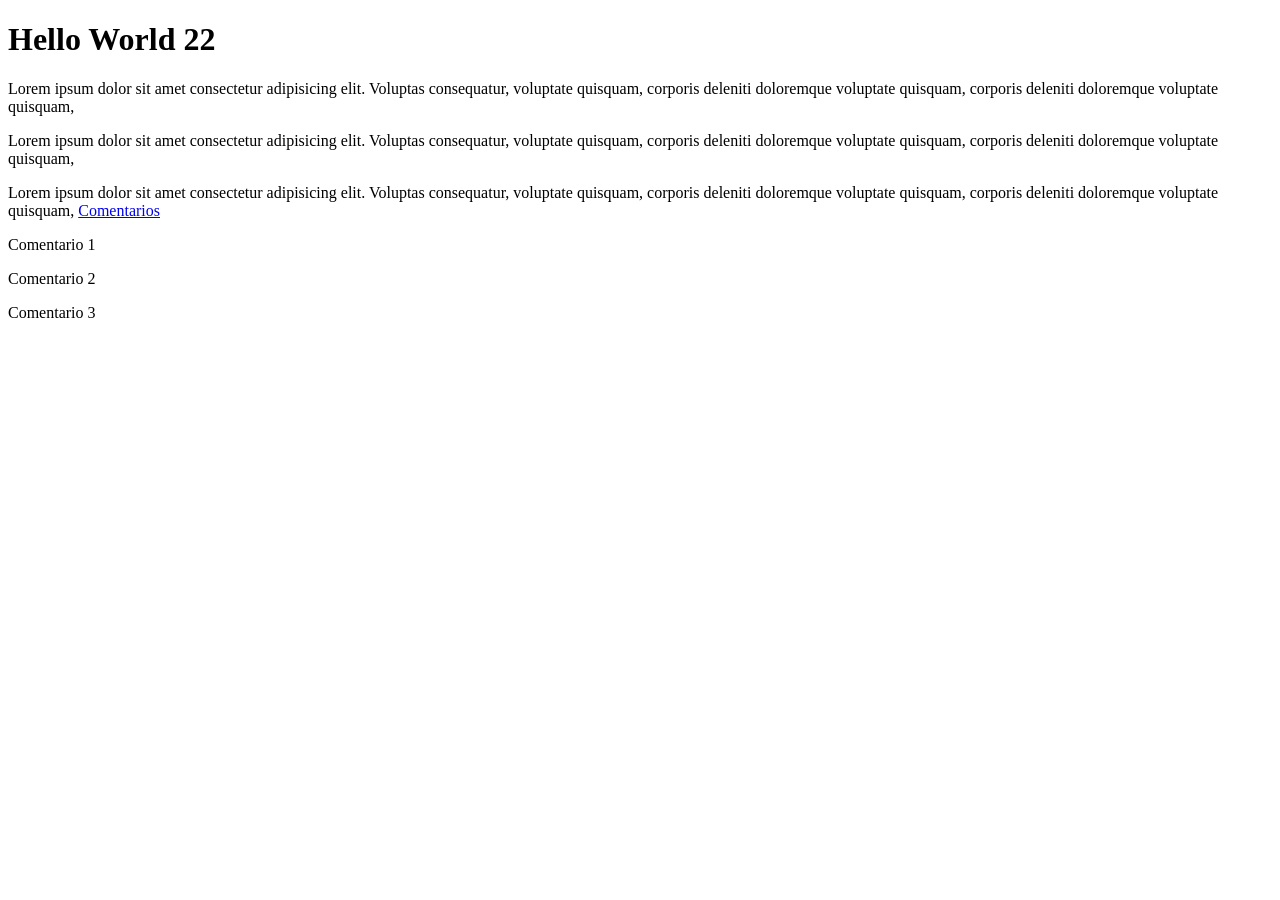
<file: index.html>
<!DOCTYPE html>
<html lang="en">
<head>
    <meta charset="UTF-8">
    <meta name="viewport" content="width=device-width, initial-scale=1.0">
    <title>Document</title>
</head>
<body>
    <h1>Hello World 22</h1>
    <p>
        Lorem ipsum dolor sit amet consectetur adipisicing elit. Voluptas
        consequatur, voluptate quisquam, corporis deleniti doloremque
        voluptate quisquam, corporis deleniti doloremque voluptate quisquam, 
        
        <p>
        Lorem ipsum dolor sit amet consectetur adipisicing elit. Voluptas
        consequatur, voluptate quisquam, corporis deleniti doloremque
        voluptate quisquam, corporis deleniti doloremque voluptate quisquam, 

        <p>
        Lorem ipsum dolor sit amet consectetur adipisicing elit. Voluptas
        consequatur, voluptate quisquam, corporis deleniti doloremque
        voluptate quisquam, corporis deleniti doloremque voluptate quisquam, 


    <a href="#comentarios">Comentarios</a>
</body>

<class = 'comentarios'>
    <p>Comentario 1</p>
    <p>Comentario 2</p>
    <p>Comentario 3</p>
</html>
</file>
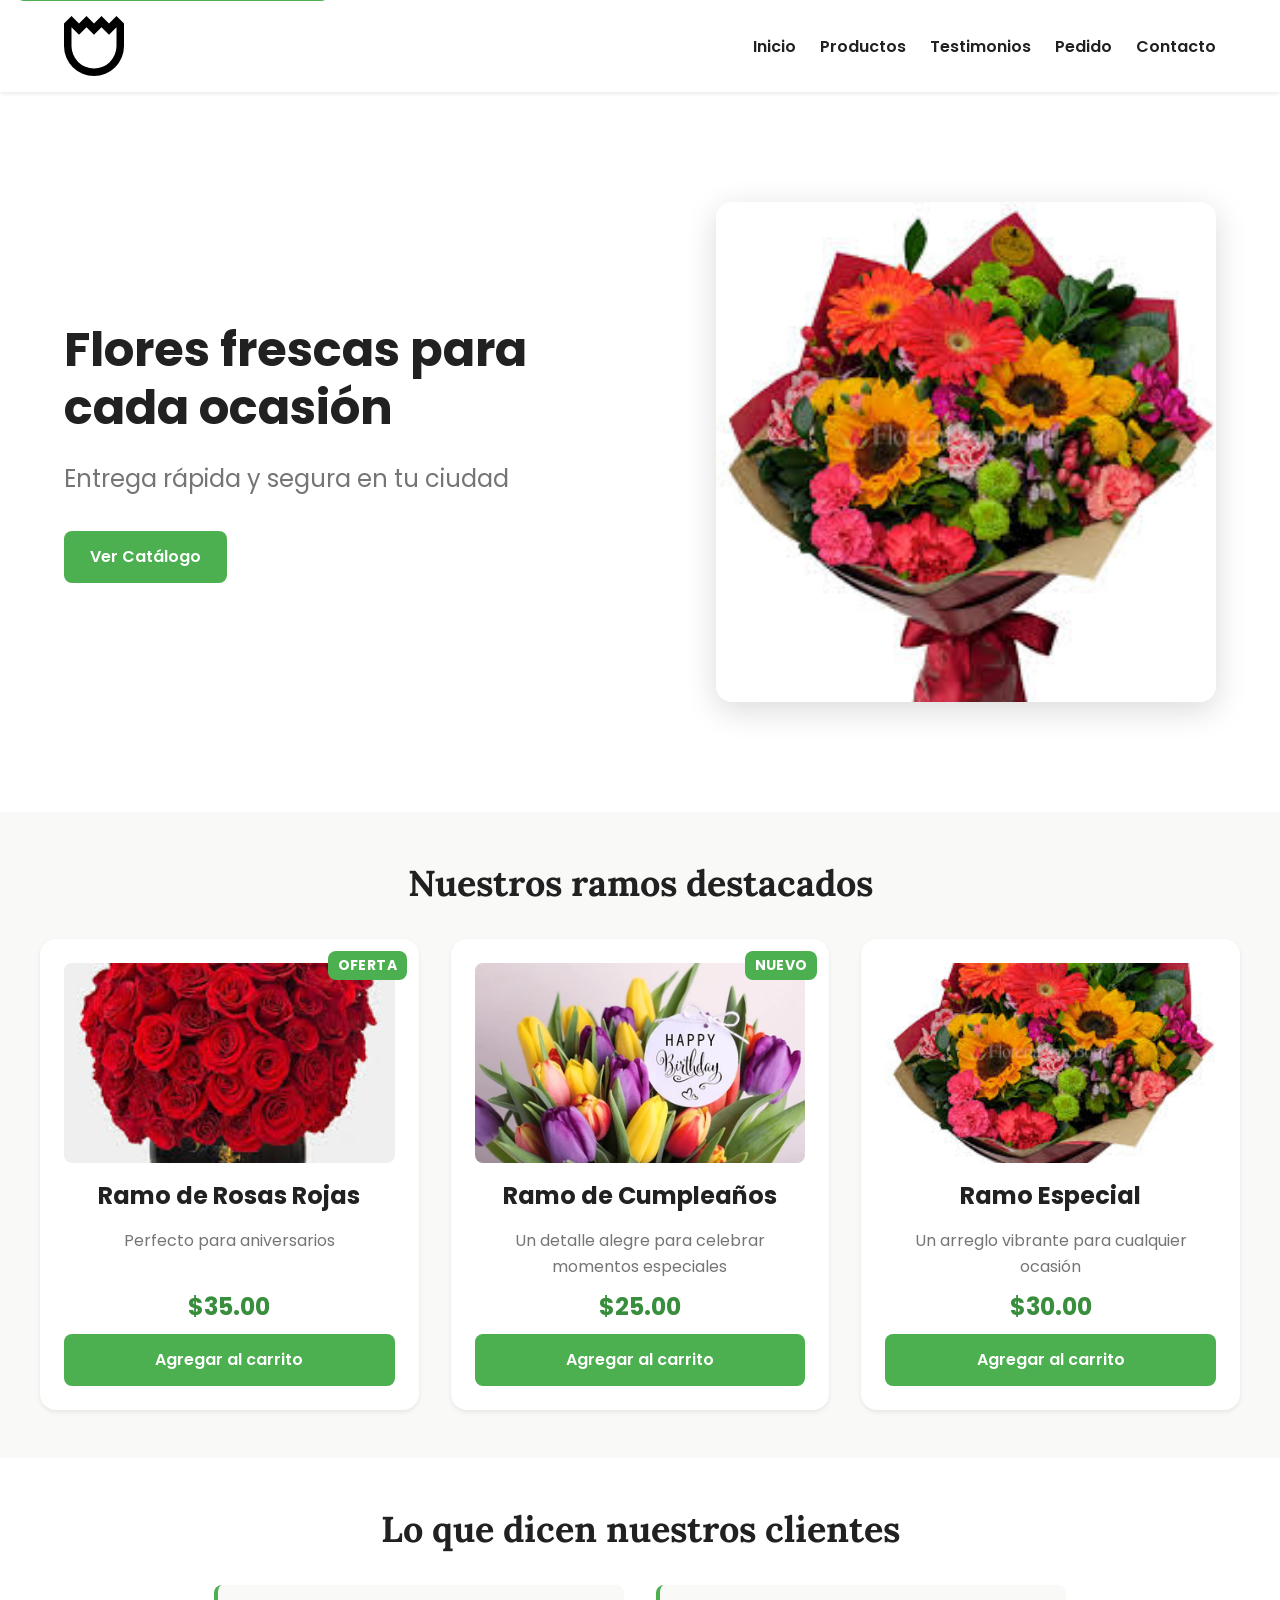
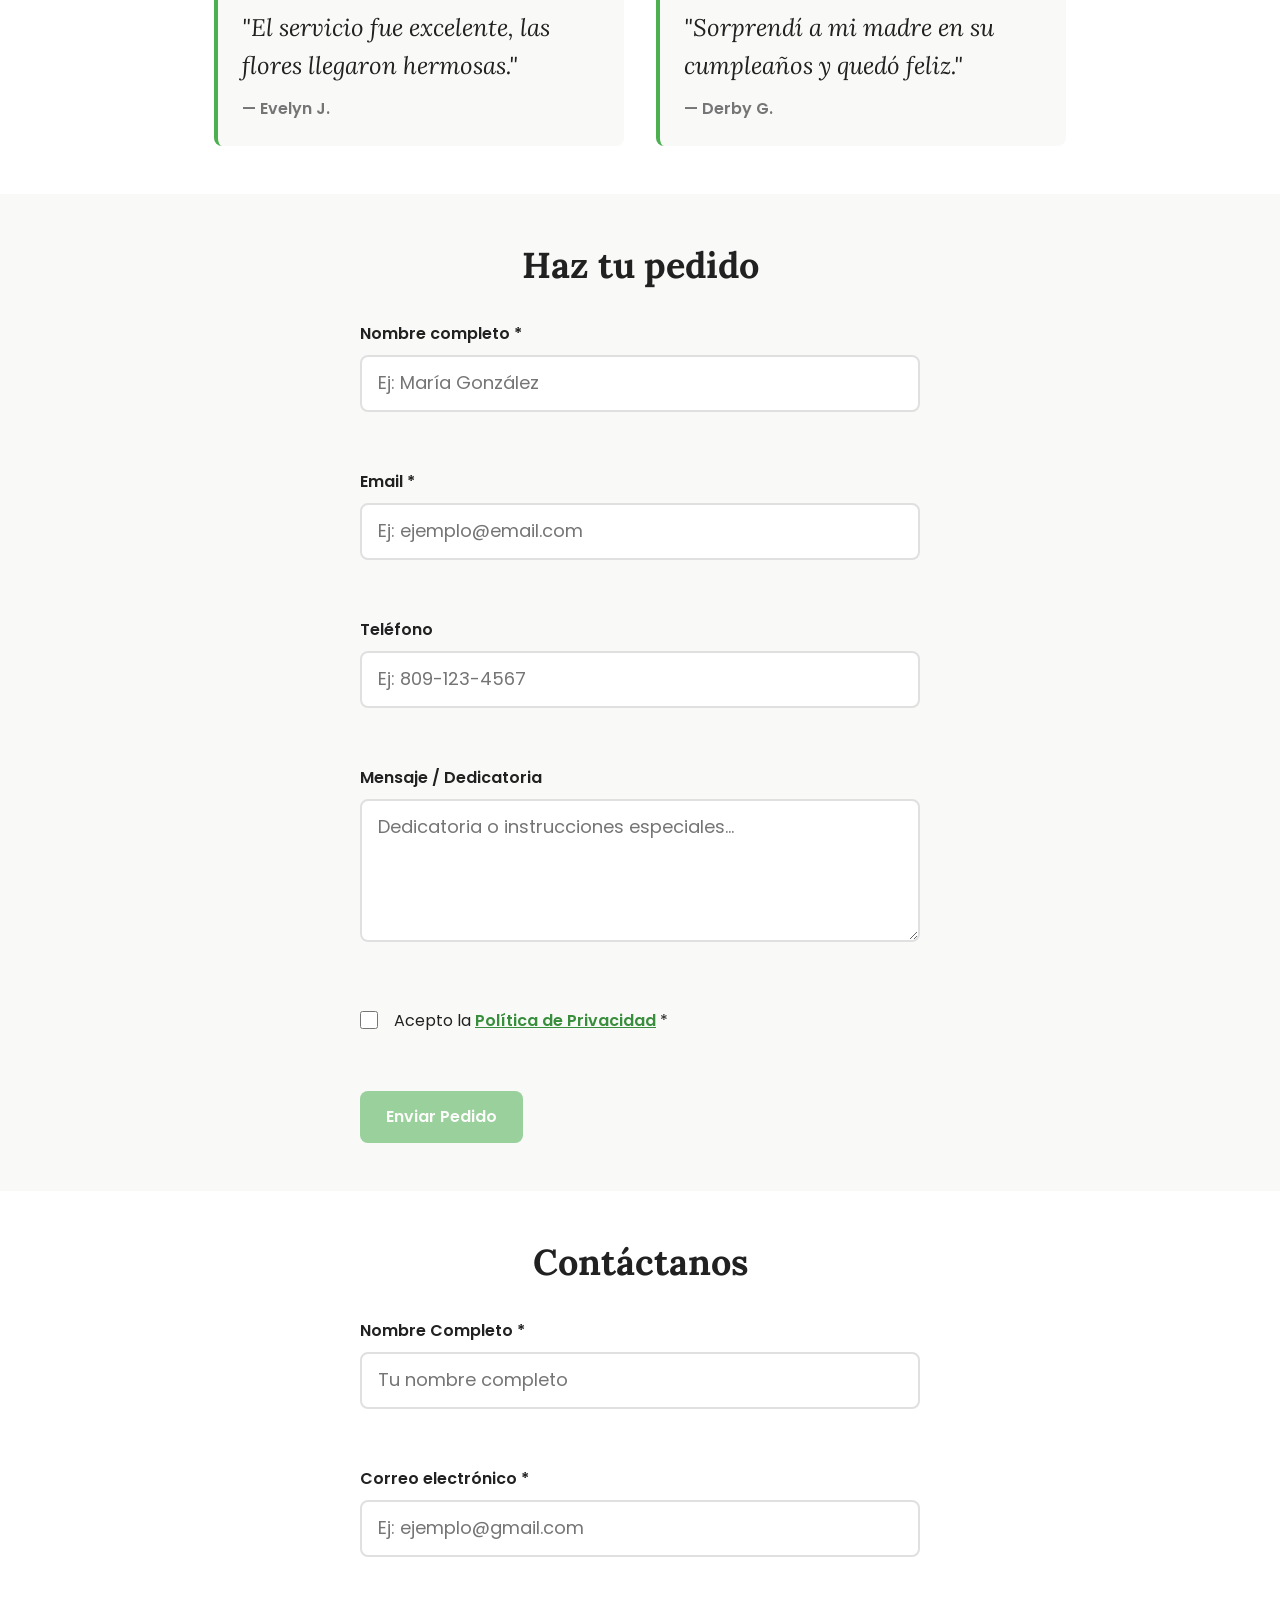
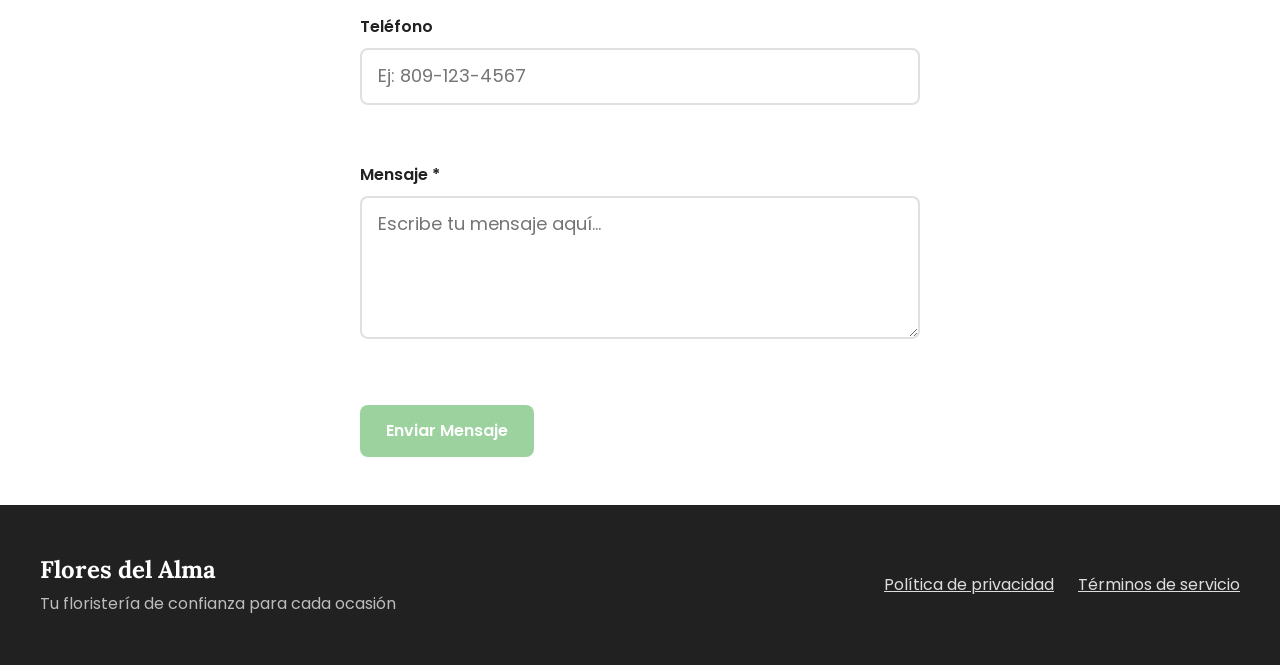
<file: Laboratorio-2/index.html>
<!DOCTYPE html>
<html lang="es">
<head>
    <meta charset="UTF-8">
    <meta name="viewport" content="width=device-width, initial-scale=1.0">
    <link rel="stylesheet" href="styles.css">
    <title>Flores del Alma | Flores frescas a domicilio</title>
    <meta name="description" content="Envío de flores frescas en 24h. Ramos personalizados para toda ocasión con garantía de frescura.">
    <link rel="canonical" href="https://www.floresdelalma.com/">

    <meta property="og:title" content="Flores del Alma | Flores frescas a domicilio">
    <meta property="og:description" content="Ramos personalizados con envío el mismo día.">
    <meta property="og:image" content="https://www.floresdelalma.com/img/og-hero.jpg">
    <meta property="og:url" content="https://www.floresdelalma.com/">
    <meta property="og:type" content="website">

    <link rel="icon" href="/favicon.ico" sizes="any">
    <link rel="icon" href="/icon.svg" type="image/svg+xml">
    <link rel="apple-touch-icon" href="/apple-touch-icon.png">

    <script type="application/ld+json">
    {
      "@context": "https://schema.org",
      "@type": "FlowerShop",
      "name": "Flores del Alma",
      "image": "https://www.floresdelalma.com/img/logo.png",
      "@id": "https://www.floresdelalma.com",
      "url": "https://www.floresdelalma.com",
      "telephone": "+18090000000",
      "address": {
        "@type": "PostalAddress",
        "streetAddress": "Calle Principal 123",
        "addressLocality": "Ciudad",
        "addressCountry": "DO"
      },
      "openingHoursSpecification": {
        "@type": "OpeningHoursSpecification",
        "dayOfWeek": ["Monday","Tuesday","Wednesday","Thursday","Friday","Saturday"],
        "opens": "09:00",
        "closes": "20:00"
      }
    }
    </script>
</head>
<body class="body-wrapper">

<a href="#contenido" class="skip-link">Saltar al contenido principal</a>

<header class="header">
    <div class="header_container">
        <img src="logo.svg" alt="Logo de Flores del Alma" class="header_logo">
        <nav class="header-nav" aria-label="Navegación principal">
            <ul class="header_menu">
                <li><a href="#inicio">Inicio</a></li>
                <li><a href="#productos">Productos</a></li>
                <li><a href="#testimonios">Testimonios</a></li>
                <li><a href="#pedido">Pedido</a></li>
                <li><a href="#contacto">Contacto</a></li>
            </ul>
        </nav>
    </div>
</header>

<main id="contenido">

    <!-- HERO -->
    <section class="hero" id="inicio">
        <div class="hero_content">
            <h1>Flores frescas para cada ocasión</h1>
            <p>Entrega rápida y segura en tu ciudad</p>
            <a href="#productos" class="btn btn--primary">Ver Catálogo</a>
        </div>
       <picture class="hero_image">
    <!-- <source media="(min-width: 1200px)" srcset="hero-large.jpg 1x, hero-large@2x.jpg 2x">
    
    <source media="(min-width: 768px)" srcset="hero-medium.jpg 1x, hero-medium@2x.jpg 2x"> -->
    
    <img src="ramo-especial.jpg" srcset="hero-small@2x.jpg 2x"
         alt="Ramo de flores frescas variadas en delivery"
         loading="lazy" decoding="async" width="800" height="600">
</picture>
    </section>

    <!-- PRODUCTOS -->
    <section class="products" id="productos">
        <h2>Nuestros ramos destacados</h2>
        <div class="products_grid">
            <article class="product-card">
                <span class="product-card_badge">Oferta</span>
                <img src="ramo-aniversario.jpg" alt="Ramo de 12 Rosas Frescas">
                <h3>Ramo de Rosas Rojas</h3>
                <p>Perfecto para aniversarios</p>
                <span class="product-card_price">$35.00</span>
                <button class="btn btn--primary" type="button">Agregar al carrito</button>
            </article>

            <article class="product-card">
                <span class="product-card_badge">Nuevo</span>
                <img src="ramo-cumpleanos.jpg" alt="Ramo de flores coloridas para cumpleaños">
                <h3>Ramo de Cumpleaños</h3>
                <p>Un detalle alegre para celebrar momentos especiales</p>
                <span class="product-card_price">$25.00</span>
                <button class="btn btn--primary" type="button">Agregar al carrito</button>
            </article>

            <article class="product-card">
                <img src="ramo-especial.jpg" alt="Ramo especial con mezcla de girasoles y lirios">
                <h3>Ramo Especial</h3>
                <p>Un arreglo vibrante para cualquier ocasión</p>
                <span class="product-card_price">$30.00</span>
                <button class="btn btn--primary" type="button">Agregar al carrito</button>
            </article>
        </div>
    </section>

    <!-- TESTIMONIOS -->
    <section class="testimonios" id="testimonios">
        <h2>Lo que dicen nuestros clientes</h2>
        <div class="testimonios_grid">
            <blockquote class="testimonio-card">
                <p>"El servicio fue excelente, las flores llegaron hermosas."</p>
                <cite>— Evelyn J.</cite>
            </blockquote>
            <blockquote class="testimonio-card">
                <p>"Sorprendí a mi madre en su cumpleaños y quedó feliz."</p>
                <cite>— Derby G.</cite>
            </blockquote>
        </div>
    </section>

    <!-- FORMULARIO DE PEDIDO (con validación JS) -->
    <section class="contact" id="pedido" aria-labelledby="pedido-heading">
        <h2 id="pedido-heading">Haz tu pedido</h2>

        <form class="form" id="pedido-form" novalidate>
            <div class="form_group">
                <label for="pedido-nombre" class="form_label">Nombre completo *</label>
                <input type="text" id="pedido-nombre" name="pedido-nombre" class="form_input"
                       required minlength="2" maxlength="50"
                       placeholder="Ej: María González"
                       autocomplete="name"
                       aria-describedby="pedido-nombre-error">
                <div id="pedido-nombre-error" class="form_error" aria-live="polite" aria-hidden="true"></div>
            </div>

            <div class="form_group">
                <label for="pedido-email" class="form_label">Email *</label>
                <input type="email" id="pedido-email" name="pedido-email" class="form_input"
                       required
                       placeholder="Ej: ejemplo@email.com"
                       autocomplete="email"
                       aria-describedby="pedido-email-error">
                <div id="pedido-email-error" class="form_error" aria-live="polite" aria-hidden="true"></div>
            </div>

            <div class="form_group">
                <label for="pedido-telefono" class="form_label">Teléfono</label>
                <input type="tel" id="pedido-telefono" name="pedido-telefono" class="form_input"
                       placeholder="Ej: 809-123-4567"
                       autocomplete="tel"
                       pattern="[0-9\-\s]{7,15}"
                       title="Ingrese un número válido de 7 a 15 dígitos"
                       aria-describedby="pedido-telefono-error">
                <div id="pedido-telefono-error" class="form_error" aria-live="polite" aria-hidden="true"></div>
            </div>

            <div class="form_group">
                <label for="pedido-mensaje" class="form_label">Mensaje / Dedicatoria</label>
                <textarea id="pedido-mensaje" name="pedido-mensaje" class="form_textarea"
                          rows="4"
                          placeholder="Dedicatoria o instrucciones especiales..."
                          aria-describedby="pedido-mensaje-error"></textarea>
                <div id="pedido-mensaje-error" class="form_error" aria-live="polite" aria-hidden="true"></div>
            </div>

            <div class="form_group">
                <label class="form_checkbox">
                    <input type="checkbox" id="pedido-privacidad" name="privacidad"
                           required aria-describedby="privacidad-error">
                    <span>Acepto la <a href="privacidad.html" target="_blank" rel="noopener noreferrer">Política de Privacidad</a> *</span>
                </label>
                <div id="privacidad-error" class="form_error" aria-live="polite" aria-hidden="true"></div>
            </div>

            <button type="submit" class="btn btn--primary" id="btn-enviar-pedido">
                <span class="btn_text">Enviar Pedido</span>
                <span class="btn_spinner" aria-hidden="true"></span>
            </button>
        </form>

        <div id="form-success" class="form_success" aria-live="polite" role="alert" aria-hidden="true"></div>
    </section>

    <!-- CONTACTO (informativo, sin JS extra necesario) -->
    <section class="contacto-section" id="contacto" aria-labelledby="contacto-heading">
        <h2 id="contacto-heading">Contáctanos</h2>

        <form class="form" id="contacto-form" novalidate>
            <div class="form_group">
                <label for="contacto-nombre" class="form_label">Nombre Completo *</label>
                <input type="text" id="contacto-nombre" name="contacto-nombre" class="form_input"
                       placeholder="Tu nombre completo"
                       autocomplete="name"
                       required
                       aria-describedby="contacto-nombre-error">
                <div id="contacto-nombre-error" class="form_error" aria-live="polite" aria-hidden="true"></div>
            </div>

            <div class="form_group">
                <label for="contacto-correo" class="form_label">Correo electrónico *</label>
                <input type="email" id="contacto-correo" name="contacto-correo" class="form_input"
                       placeholder="Ej: ejemplo@gmail.com"
                       autocomplete="email"
                       required
                       aria-describedby="contacto-correo-error">
                <div id="contacto-correo-error" class="form_error" aria-live="polite" aria-hidden="true"></div>
            </div>

            <div class="form_group">
                <label for="contacto-telefono" class="form_label">Teléfono</label>
                <input type="tel" id="contacto-telefono" name="contacto-telefono" class="form_input"
                       placeholder="Ej: 809-123-4567"
                       autocomplete="tel"
                       pattern="[0-9]{7,15}"
                       title="Ingrese un número válido de 7 a 15 dígitos"
                       aria-describedby="contacto-telefono-error">
                <div id="contacto-telefono-error" class="form_error" aria-live="polite" aria-hidden="true"></div>
            </div>

            <div class="form_group">
                <label for="contacto-mensaje" class="form_label">Mensaje *</label>
                <textarea id="contacto-mensaje" name="contacto-mensaje" class="form_textarea"
                          rows="4"
                          required
                          placeholder="Escribe tu mensaje aquí..."
                          aria-describedby="contacto-mensaje-error"></textarea>
                <div id="contacto-mensaje-error" class="form_error" aria-live="polite" aria-hidden="true"></div>
            </div>

            <button type="submit" class="btn btn--primary" id="btn-enviar-contacto">
                <span class="btn_text">Enviar Mensaje</span>
                <span class="btn_spinner" aria-hidden="true"></span>
            </button>
        </form>

        <div id="contacto-success" class="form_success" aria-live="polite" role="alert" aria-hidden="true"></div>
    </section>

</main>

<footer class="footer">
    <div class="footer_content">
        <div class="footer_section">
            <h3>Flores del Alma</h3>
            <p>Tu floristería de confianza para cada ocasión</p>
        </div>
        <nav class="footer_nav" aria-label="Navegación legal">
            <a href="#">Política de privacidad</a>
            <a href="#">Términos de servicio</a>
        </nav>
    </div>
</footer>

<script src="script.js"></script>
</body>
</html>
</file>
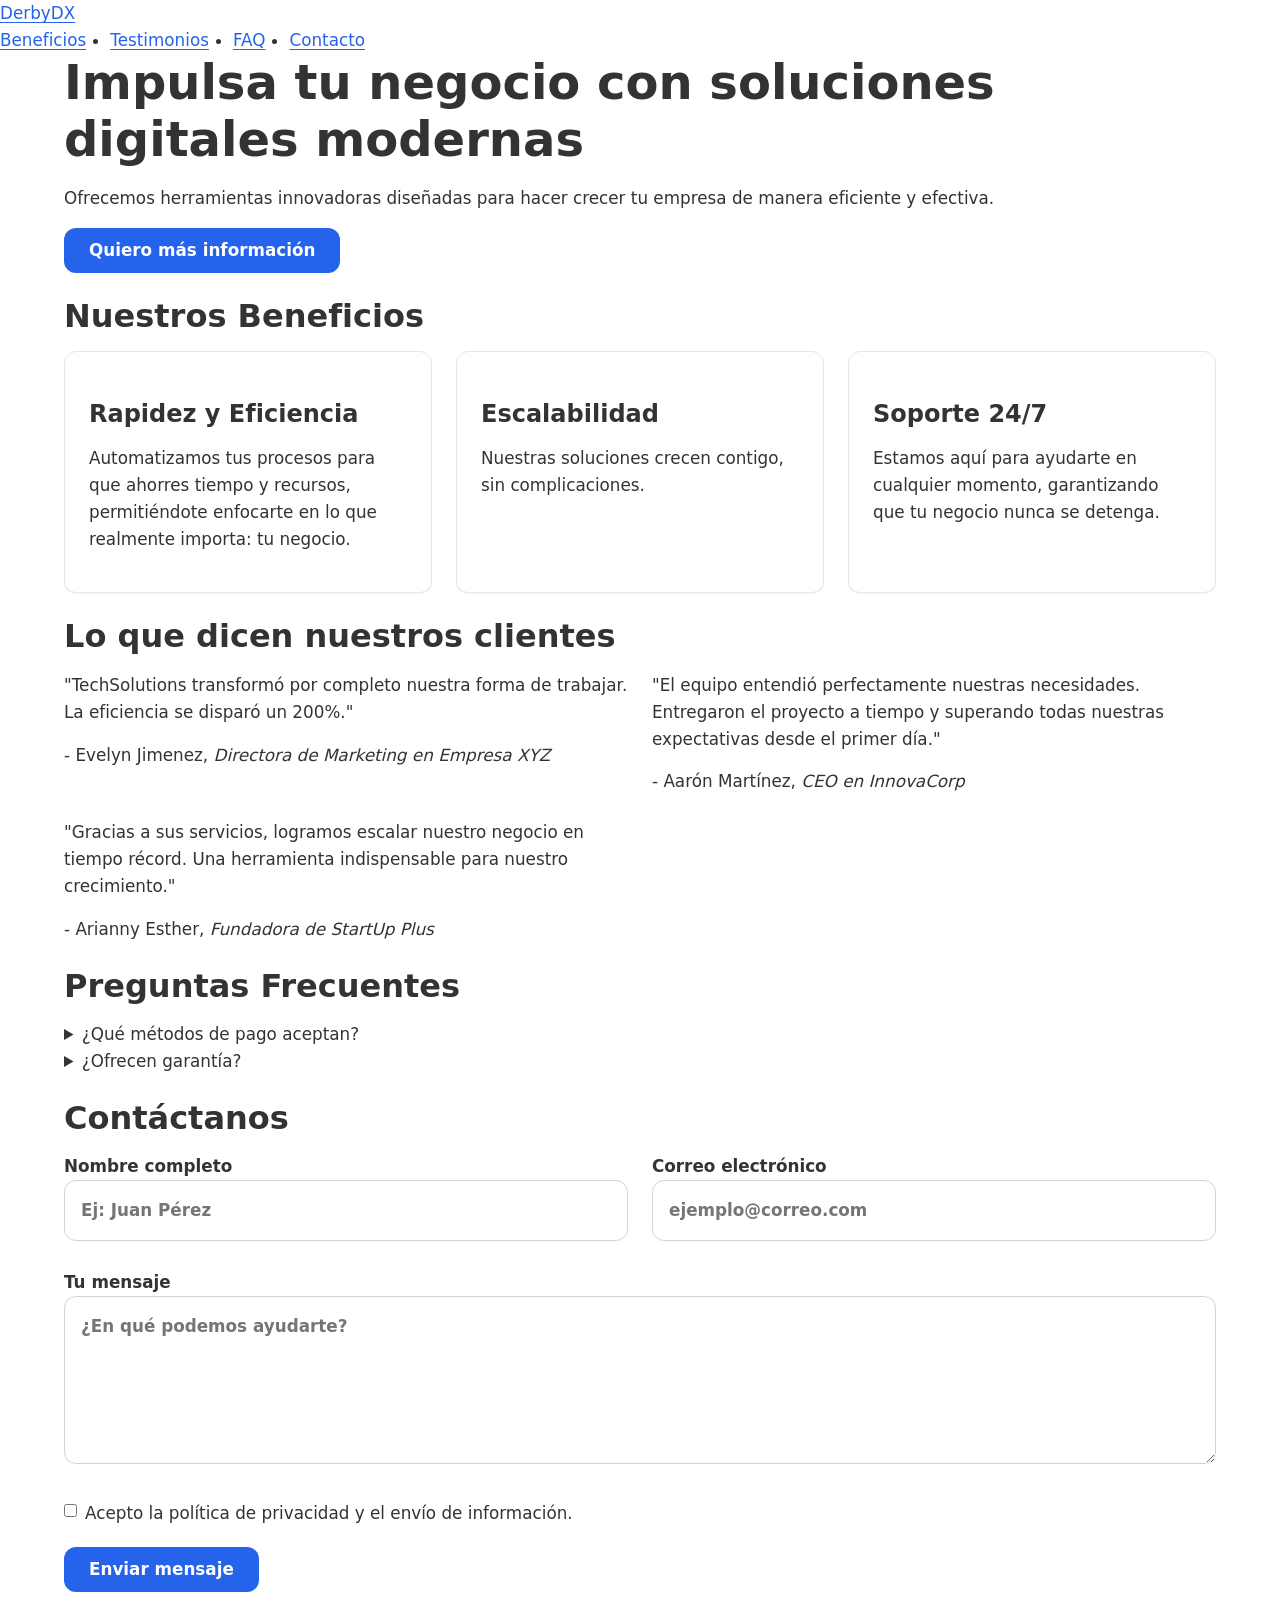
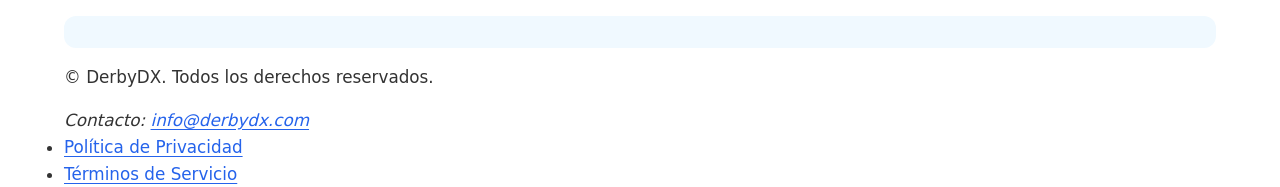
<file: Laboratorio-3/proyecto-landing/index.html>
<!DOCTYPE html>
<html lang="es">
<head>
    <meta charset="UTF-8">
    <meta name="viewport" content="width=device-width, initial-scale=1.0">
    <title>DerbyDX - Soluciones Digitales a tu Alcance</title>
    <link rel="stylesheet" href="assets/css/styles.css">
    <link rel="icon" type="image/x-icon" href="assets/favicon.ico">
</head>
<body>
    <a href="#main" class="skip-link">Saltar al contenido principal</a>
    
    <header>
        <nav class="nav" aria-label="Navegación Rápida">
            <a href="/" class="nav__logo">DerbyDX</a>
            
            <button class="nav__toggle" aria-expanded="false" aria-controls="menu">
                <span class="sr-only">Menú</span>
                ☰
            </button>

            <ul class="nav__menu" id="menu">
                <li><a href="#beneficios">Beneficios</a></li>
                <li><a href="#testimonios">Testimonios</a></li>
                <li><a href="#faq">FAQ</a></li>
                <li><a href="#contacto">Contacto</a></li>
            </ul>
        </nav>
    </header>   

    <main id="main">
        <section class="hero" aria-labelledby="hero-heading">
            <div class="container">
                <h1 id="hero-heading">Impulsa tu negocio con soluciones digitales modernas</h1>
                <p>Ofrecemos herramientas innovadoras diseñadas para hacer crecer tu empresa de manera eficiente y efectiva.</p>
                <a href="#contacto" class="btn btn--primary">Quiero más información</a>
            </div>
        </section>

        <section id="beneficios" class="section beneficios" aria-labelledby="beneficios-heading">
            <div class="container">
                <h2 id="beneficios-heading">Nuestros Beneficios</h2>
                <div class="grid grid-3">
                    <article class="card">
                        <h3>Rapidez y Eficiencia</h3>
                        <p>Automatizamos tus procesos para que ahorres tiempo y recursos, permitiéndote enfocarte en lo que realmente importa: tu negocio.</p>
                    </article>
                    <article class="card">
                        <h3>Escalabilidad</h3>
                        <p>Nuestras soluciones crecen contigo, sin complicaciones.</p>
                    </article>
                    <article class="card">
                        <h3>Soporte 24/7</h3>
                        <p>Estamos aquí para ayudarte en cualquier momento, garantizando que tu negocio nunca se detenga.</p>
                    </article>
                </div>
            </div>
        </section>

        <section id="testimonios" class="section testimonios" aria-labelledby="testimonios-heading">
            <div class="container">
                <h2 id="testimonios-heading">Lo que dicen nuestros clientes</h2>
                
                <div class="testimonios-grid">
                    <blockquote>
                        <p>"TechSolutions transformó por completo nuestra forma de trabajar. La eficiencia se disparó un 200%."</p>
                        <footer>- Evelyn Jimenez, <cite>Directora de Marketing en Empresa XYZ</cite></footer>
                    </blockquote>

                    <blockquote>
                        <p>"El equipo entendió perfectamente nuestras necesidades. Entregaron el proyecto a tiempo y superando todas nuestras expectativas desde el primer día."</p>
                        <footer>- Aarón Martínez, <cite>CEO en InnovaCorp</cite></footer>
                    </blockquote>

                    <blockquote>
                        <p>"Gracias a sus servicios, logramos escalar nuestro negocio en tiempo récord. Una herramienta indispensable para nuestro crecimiento."</p>
                        <footer>- Arianny Esther, <cite>Fundadora de StartUp Plus</cite></footer>
                    </blockquote>
                </div>
            </div>
        </section>

        <section id="faq" class="section faq" aria-labelledby="faq-heading">
            <div class="container">
                <h2 id="faq-heading">Preguntas Frecuentes</h2>
                <details>
                    <summary>¿Qué métodos de pago aceptan?</summary>
                    <p>Aceptamos tarjetas de crédito, transferencias bancarias y PayPal.</p>
                </details>
                <details>
                    <summary>¿Ofrecen garantía?</summary>
                    <p>Sí, todos nuestros productos tienen una garantía de 30 días.</p>
                </details>
            </div>
        </section>

        <section id="contacto" class="section contacto" aria-labelledby="contacto-heading">
            <div class="container">
                <h2 id="contacto-heading">Contáctanos</h2>
                <form id="form-contacto" class="form">
                    <div class="form-grid--2">
                        <div class="field">
                            <label for="nombre">Nombre completo</label>
                            <input type="text" id="nombre" name="nombre" required placeholder="Ej: Juan Pérez">
                        </div>
                        <div class="field">
                            <label for="email">Correo electrónico</label>
                            <input type="email" id="email" name="email" required placeholder="ejemplo@correo.com">
                        </div>
                        <div class="field full-width">
                            <label for="mensaje">Tu mensaje</label>
                            <textarea id="mensaje" name="mensaje" rows="5" required placeholder="¿En qué podemos ayudarte?" minlength="10"></textarea>
                        </div>
                        <div class="field full-width">
                            <label for="consentimiento" class="checkbox-label">
                                <input type="checkbox" id="consentimiento" name="consentimiento" required>
                                <span>Acepto la política de privacidad y el envío de información.</span>
                            </label>
                        </div>
                    </div>
                    <button type="submit" class="btn btn--primary mt-3">Enviar mensaje</button>
                </form>
                <p class="form-status" aria-live="polite"></p>
            </div>
        </section>
    </main>

    <footer class="footer">
        <div class="container">
            <p>&copy; <span id="current-year"></span> DerbyDX. Todos los derechos reservados.</p>
            
            <address>
                Contacto: <a href="mailto:info@derbydx.com">info@derbydx.com</a>
            </address>
            <nav aria-label="Enlaces legales">
                <ul>
                    <li><a href="#">Política de Privacidad</a></li>
                    <li><a href="#">Términos de Servicio</a></li>
                </ul>
            </nav>
        </div>
    </footer>

    <script src="js/script.js" defer></script>
</body>
</html>
</file>
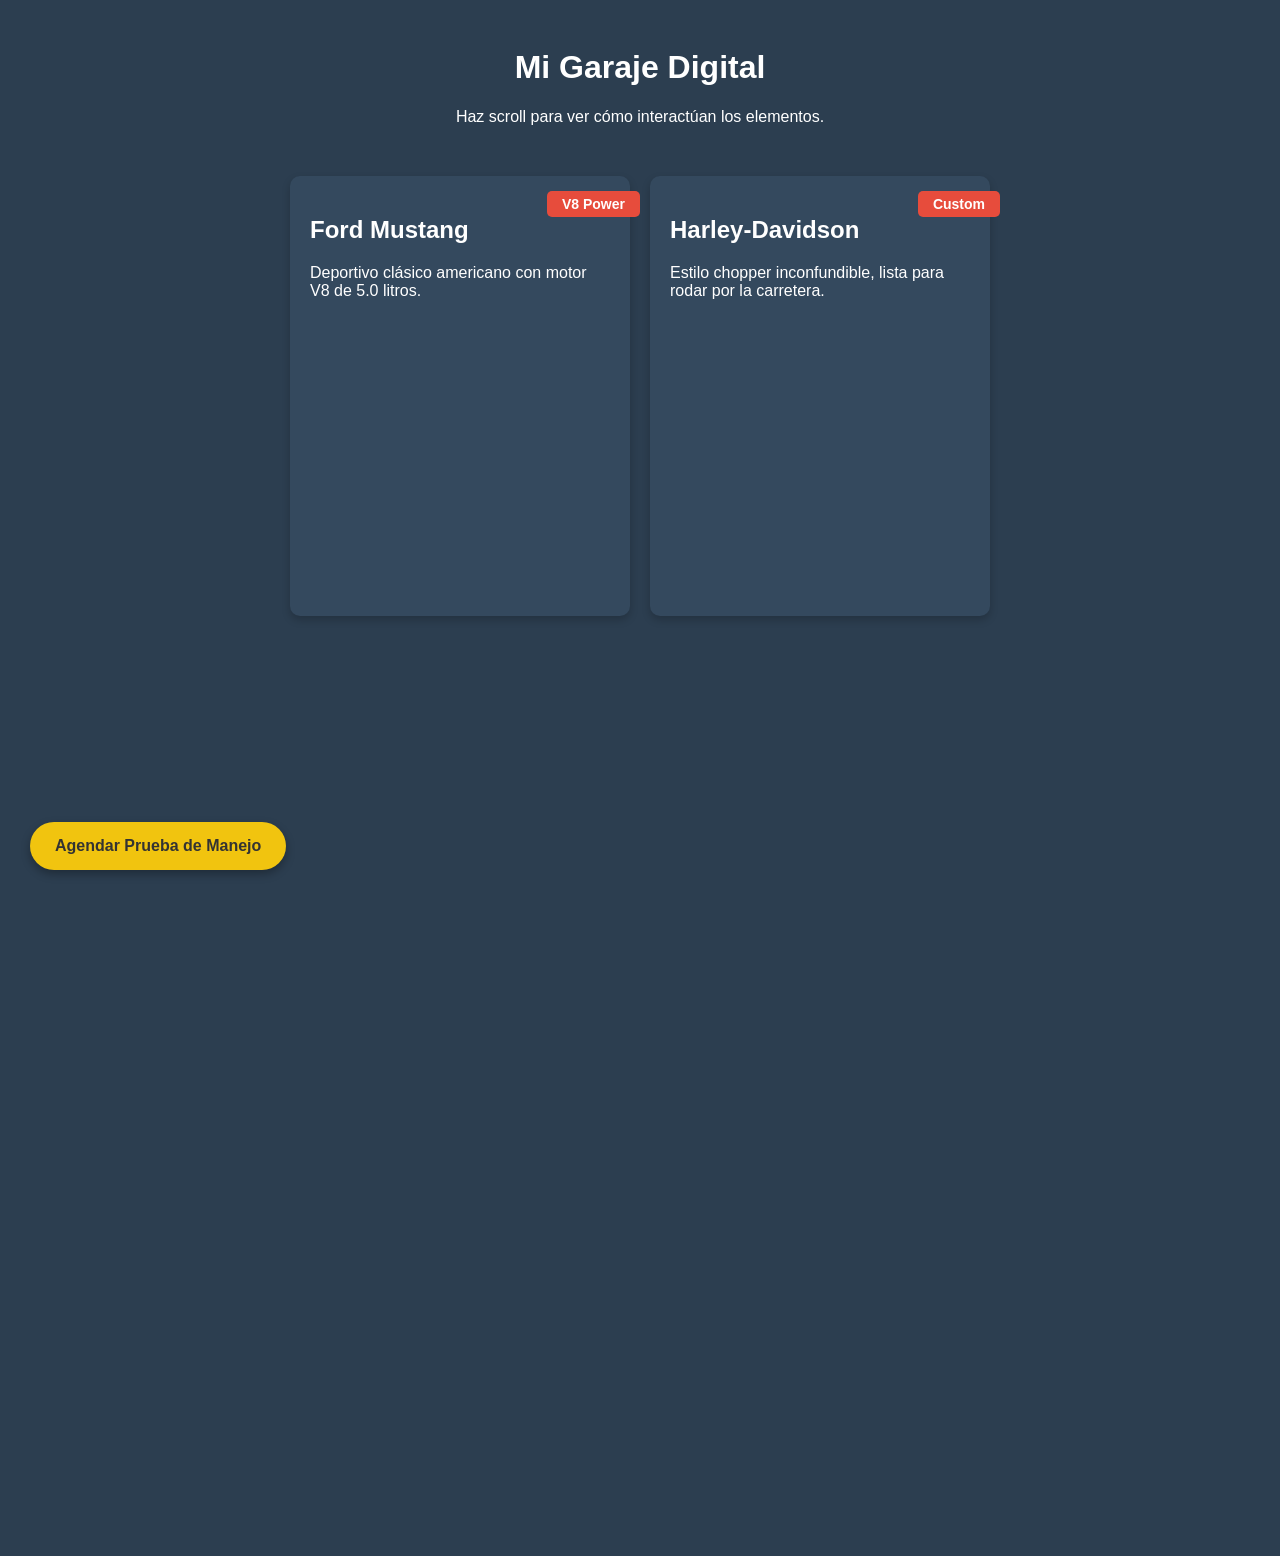
<file: 03.CSSyPosic-Ejercicio.html>
<!DOCTYPE html>
<html lang="es">
<head>
    <meta charset="UTF-8">
    <meta name="viewport" content="width=device-width, initial-scale=1.0">
    <title>Ejercicio: Garaje Digital</title>
    <style>
        body {
            font-family: Arial, sans-serif;
            background-color: #2c3e50;
            color: white;
            padding: 20px;
            height: 1500px; /* Altura extra para probar el scroll */
        }

        h1 {
            text-align: center;
        }

        .contenedor-garaje {
            display: flex;
            gap: 20px;
            justify-content: center;
            margin-top: 50px;
        }

        /* ---------------------------------------------------
           TAREA 1: LA TARJETA DEL VEHÍCULO (El Padre)
           --------------------------------------------------- */
        .tarjeta-vehiculo {
            background-color: #34495e;
            width: 300px;
            height: 400px;
            border-radius: 10px;
            padding: 20px;
            box-shadow: 0 4px 8px rgba(0,0,0,0.2);
            
            /* TU TAREA AQUÍ: 
               ¿Qué posición debe tener esta tarjeta para que 
               las etiquetas (hijas) se muevan dentro de ella 
               y no por toda la pantalla? */
            position: relative; 
        }

        /* ---------------------------------------------------
           TAREA 2: LA ETIQUETA DESTACADO (El Hijo)
           --------------------------------------------------- */
        .etiqueta-destacado {
            background-color: #e74c3c;
            color: white;
            padding: 5px 15px;
            border-radius: 5px;
            font-weight: bold;
            font-size: 14px;
            
            /* TU TAREA AQUÍ: 
               1. Dale la posición necesaria para que se mueva libremente DENTRO de la tarjeta.
               2. Ubícala a 15 píxeles del borde superior (top).
               3. Ubícala a -10 píxeles del borde derecho (right) para que sobresalga un poco. */
            position: absolute;
            top: 15px;
            right: -10px;
        }

        /* ---------------------------------------------------
           TAREA 3: EL BOTÓN DE CONTACTO (Flotante)
           --------------------------------------------------- */
        .boton-contacto {
            background-color: #f1c40f;
            color: #333;
            padding: 15px 25px;
            border-radius: 30px;
            font-weight: bold;
            text-decoration: none;
            box-shadow: 0 4px 10px rgba(0,0,0,0.3);
            
            /* TU TAREA AQUÍ: 
               1. Dale la posición que ignora todo y se pega a la pantalla del navegador.
               2. Ubícalo a 30 píxeles del fondo (bottom).
               3. Ubícalo a 30 píxeles de la izquierda (left). */
            position: fixed;
            bottom: 30px;
            left: 30px;
        }
    </style>
</head>
<body>

    <h1>Mi Garaje Digital</h1>
    <p style="text-align: center;">Haz scroll para ver cómo interactúan los elementos.</p>

    <div class="contenedor-garaje">
        
        <div class="tarjeta-vehiculo">
            <div class="etiqueta-destacado">V8 Power</div>
            <h2>Ford Mustang</h2>
            <p>Deportivo clásico americano con motor V8 de 5.0 litros.</p>
        </div>

        <div class="tarjeta-vehiculo">
            <div class="etiqueta-destacado">Custom</div>
            <h2>Harley-Davidson</h2>
            <p>Estilo chopper inconfundible, lista para rodar por la carretera.</p>
        </div>

    </div>

    <a href="#" class="boton-contacto">Agendar Prueba de Manejo</a>

</body>
</html>
</file>
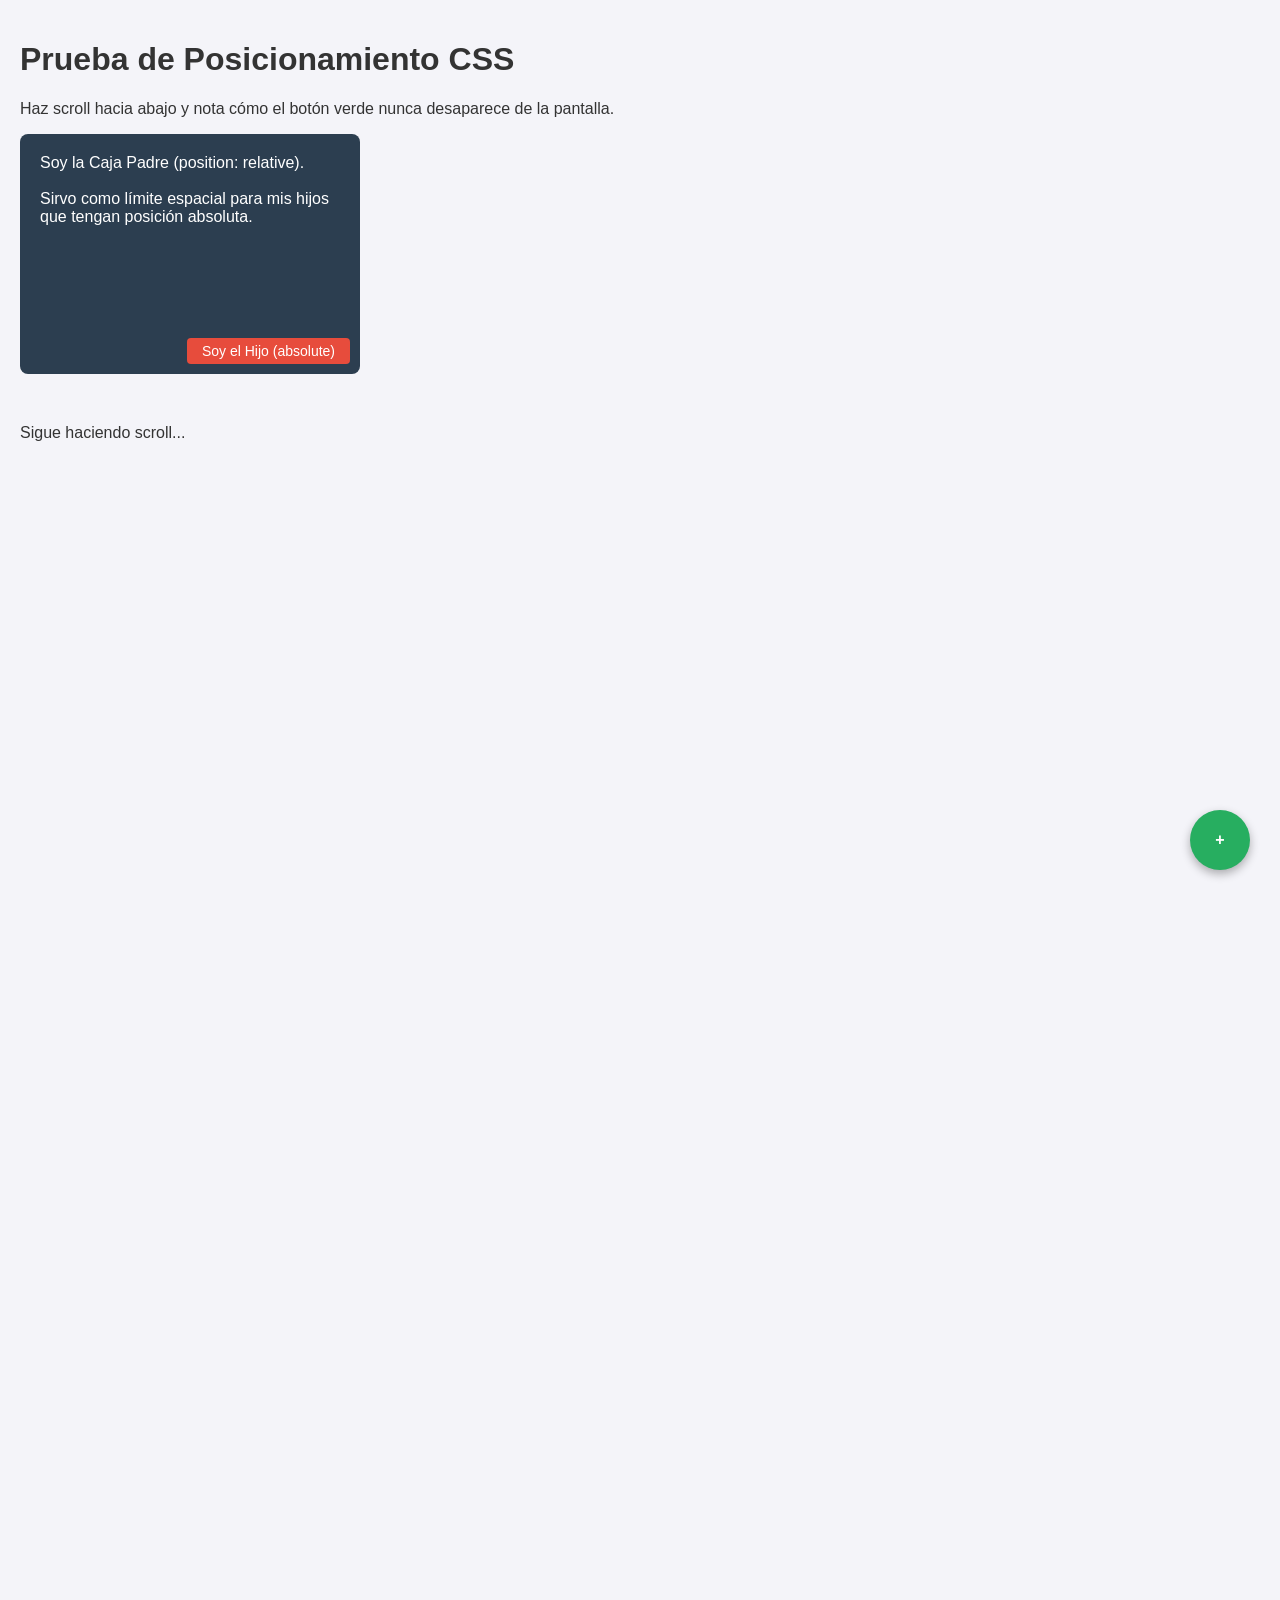
<file: 03.CSSyPosicionamiento.html>
<!DOCTYPE html>
<html lang="es">
<head>
    <meta charset="UTF-8">
    <meta name="viewport" content="width=device-width, initial-scale=1.0">
    <title>Ejemplo de Posicionamiento CSS 2</title>
    <style>
        /* Estilos generales para que se vea limpio */
        body {
            font-family: Arial, sans-serif;
            margin: 0;
            padding: 20px;
            background-color: #f4f4f9;
            /* Agregamos mucha altura para poder hacer scroll y probar el botón fijo */
            height: 2000px; 
        }

        h1, p {
            color: #333;
        }

        /* ---------------------------------------------------
           1. EJEMPLO: RELATIVO Y ABSOLUTO (El Padre y el Hijo)
           --------------------------------------------------- */
        
        .caja-padre {
            /* IMPORTANTE: Al ser relative, se convierte en el "ancla" de sus hijos absolutos */
            position: relative; 
            width: 300px;
            height: 200px;
            background-color: #2c3e50;
            color: white;
            padding: 20px;
            border-radius: 8px;
            margin-bottom: 50px;
        }

        .caja-hija {
            /* IMPORTANTE: Al ser absolute, se mueve libremente, pero DENTRO del Padre */
            position: absolute;
            
            /* Lo pegamos a la esquina inferior derecha del padre */
            bottom: 10px; 
            right: 10px;  
            
            background-color: #e74c3c;
            color: white;
            padding: 5px 15px;
            border-radius: 4px;
            font-size: 14px;
        }

        /* ---------------------------------------------------
           2. EJEMPLO: FIJO (El Botón Flotante)
           --------------------------------------------------- */

        .boton-flotante {
            /* IMPORTANTE: Al ser fixed, se despega del documento y se ancla a la pantalla del navegador */
            position: fixed;
            
            /* Lo ubicamos en la esquina inferior derecha de la pantalla */
            bottom: 30px;
            right: 30px;
            
            background-color: #27ae60;
            color: white;
            width: 60px;
            height: 60px;
            border-radius: 50%; /* Esto lo hace un círculo perfecto */
            display: flex;
            align-items: center;
            justify-content: center;
            font-weight: bold;
            box-shadow: 0px 4px 10px rgba(0,0,0,0.3);
            cursor: pointer;
            
            /* El z-index asegura que el botón siempre esté por encima de cualquier otro elemento */
            z-index: 1000; 
        }
    </style>
</head>
<body>

    <h1>Prueba de Posicionamiento CSS</h1>
    <p>Haz scroll hacia abajo y nota cómo el botón verde nunca desaparece de la pantalla.</p>

    <div class="caja-padre">
        Soy la Caja Padre (position: relative). <br><br>
        Sirvo como límite espacial para mis hijos que tengan posición absoluta.
        
        <div class="caja-hija">
            Soy el Hijo (absolute)
        </div>
    </div>
    <p>Sigue haciendo scroll...</p>

    <div class="boton-flotante">
        +
    </div>

</body>
</html>
</file>
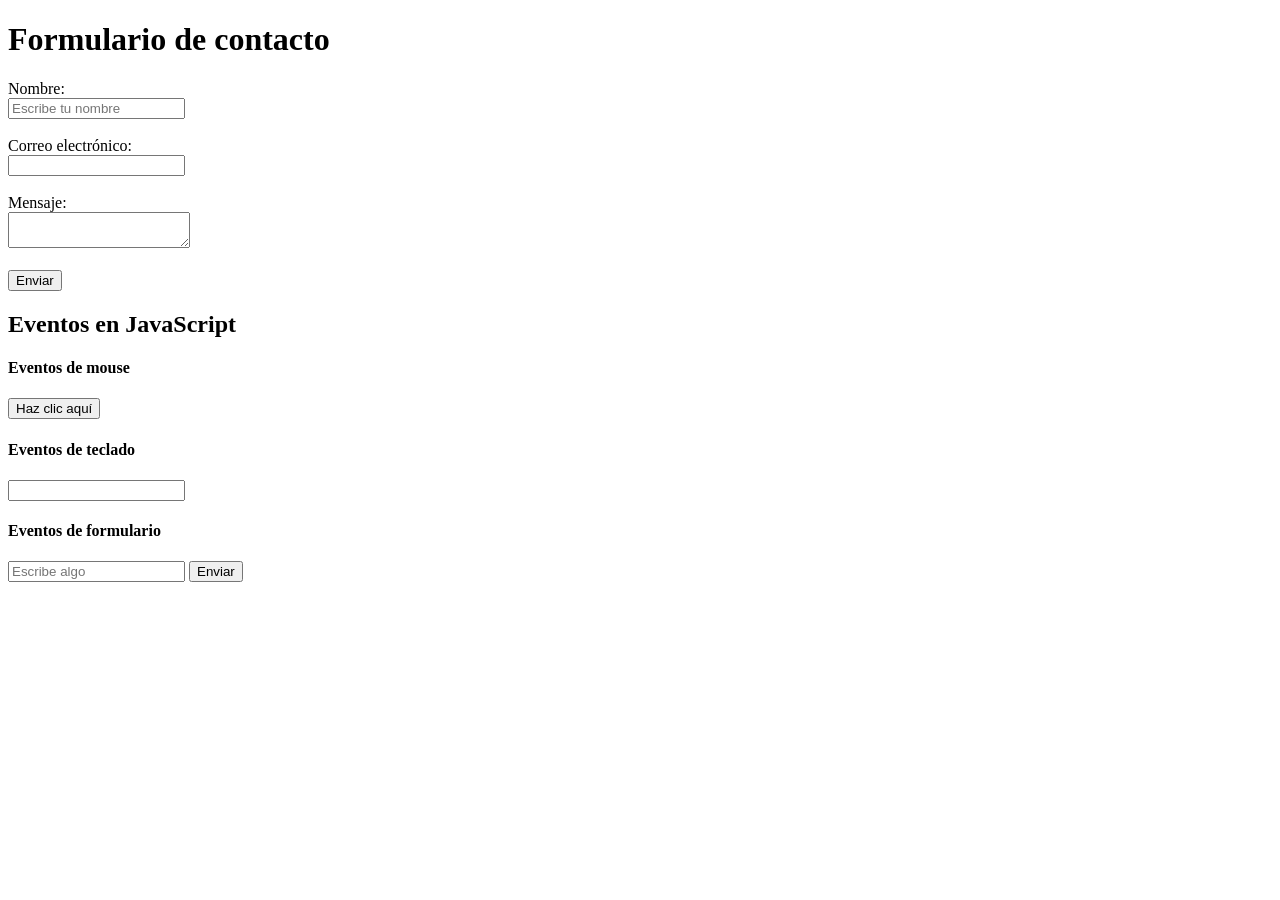
<file: EventosyForms.html>
<!DOCTYPE html>
<html lang="en">
<head>
    <meta charset="UTF-8">
    <meta name="viewport" content="width=device-width, initial-scale=1.0">
    <title>Document</title>
</head>
<body>
<!-- Formulario  sencillo HTML -->   
    <h1>Formulario de contacto</h1>
    <form action="submit_form.php" method="post">
        <label for="name">Nombre:</label><br>
        <input type="text" id="name" name="name" placeholder="Escribe tu nombre"><br><br>

        <label for="email">Correo electrónico:</label><br>
        <input type="email" required id="email" name="email"><br><br>

        <label for="message">Mensaje:</label><br>
        <textarea id="message" name="message"></textarea><br><br>

        <input type="submit" value="Enviar">

        <p>

    </form>
            <h2>Eventos en JavaScript</h2>
   <!-- Eventos de MOuse 
    onclick on dblclic onmoseover-->
    <h4>Eventos de mouse</h4>
    <button type="button" onclick="alert('¡Botón clickeado!')">Haz clic aquí</button>
    
    <!--Eventos de teclado-->  
    <h4>Eventos de teclado</h4>
    <input type="text" id="inputField" onkeypress="alert('Tecla presionada: ' + event.key)">    
    <!--Eventos de formulario-->
    <h4>Eventos de formulario</h4>
    <form onsubmit="alert('Formulario enviado'); return false;">
        <input type="text" placeholder="Escribe algo">
        <input type="submit" value="Enviar">
</body>
</html>
</file>
<file: Laboratorio-2/styles.css>
/* =========================================
   Importar fuentes
   ========================================= */
@import url('https://fonts.googleapis.com/css2?family=Poppins:wght@400;600;700&family=Lora:ital,wght@0,400;0,700;1,400&display=swap');

/* =========================================
   Variables CSS principales
   ========================================= */
:root {
    /* Colores de marca */
    --color-primary:       #4caf50;
    --color-primary-dark:  #388e3c;
    --color-primary-light: #c8e6c9;
    --color-accent:        #ff7043;

    /* Colores neutros */
    --color-text:          #212121;
    --color-text-light:    #757575;
    --color-background:    #ffffff;
    --color-surface:       #f9f9f7;
    --color-border:        #e0e0e0;

    /* Colores de estado */
    --color-success:       #28a745;
    --color-success-bg:    #d4edda;
    --color-success-text:  #155724;
    --color-error:         #dc3545;
    --color-error-bg:      #f8d7da;
    --color-error-text:    #721c24;

    /* Tipografía */
    --font-primary:   'Poppins', sans-serif;
    --font-secondary: 'Lora', serif;

    /* Escala de espacio (base 8px) */
    --space-xs:  0.5rem;   /*  8px */
    --space-sm:  1rem;     /* 16px */
    --space-md:  1.5rem;   /* 24px */
    --space-lg:  2rem;     /* 32px */
    --space-xl:  3rem;     /* 48px */
    --space-2xl: 5rem;     /* 80px */

    /* Bordes y sombras */
    --border-radius:    0.5rem;
    --border-radius-lg: 1rem;
    --shadow-sm:  0 2px 4px rgba(0, 0, 0, 0.08);
    --shadow-md:  0 4px 16px rgba(0, 0, 0, 0.12);
    --shadow-lg:  0 8px 32px rgba(0, 0, 0, 0.15);

    /* Tipografía fluida */
    --text-xs:   clamp(0.75rem,  0.7rem  + 0.25vw, 0.875rem);
    --text-sm:   clamp(0.875rem, 0.8rem  + 0.375vw, 1rem);
    --text-base: clamp(1rem,     0.9rem  + 0.5vw,   1.125rem);
    --text-lg:   clamp(1.125rem, 1rem    + 0.625vw, 1.5rem);
    --text-xl:   clamp(1.5rem,   1.25rem + 1.25vw,  2.25rem);
    --text-2xl:  clamp(2rem,     1.5rem  + 2.5vw,   3rem);

    /* Transiciones */
    --transition: 0.2s ease;
}

/* =========================================
   Reset moderno
   ========================================= */
*, *::before, *::after { box-sizing: border-box; }
* { margin: 0; padding: 0; }

html { scroll-behavior: smooth; }

body {
    font-family: var(--font-primary);
    font-size: var(--text-base);
    line-height: 1.6;
    color: var(--color-text);
    background-color: var(--color-background);
    -webkit-font-smoothing: antialiased;
}

/* Layout general: header | main | footer */
.body-wrapper {
    display: grid;
    grid-template-rows: auto 1fr auto;
    min-height: 100vh;
}

img, picture, video, canvas, svg {
    max-width: 100%;
    display: block;
}

input, button, textarea, select { font: inherit; }

p, h1, h2, h3, h4, h5, h6 { overflow-wrap: break-word; }

h1 { font-size: var(--text-2xl); line-height: 1.2; margin-bottom: var(--space-md); }
h2 { font-size: var(--text-xl);  line-height: 1.3; margin-bottom: var(--space-md); }
h3 { font-size: var(--text-lg);  line-height: 1.4; margin-bottom: var(--space-xs); }

/* =========================================
   Skip link (accesibilidad)
   ========================================= */
.skip-link {
    position: absolute;
    top: -60px;
    left: var(--space-sm);
    background: var(--color-primary);
    color: white;
    padding: var(--space-sm) var(--space-md);
    border-radius: var(--border-radius);
    z-index: 200;
    font-weight: 600;
    text-decoration: none;
    transition: top var(--transition);
}
.skip-link:focus { top: var(--space-sm); }

/* =========================================
   Header
   ========================================= */
.header {
    position: sticky;
    top: 0;
    background-color: var(--color-background);
    box-shadow: var(--shadow-sm);
    z-index: 100;
    isolation: isolate;
}

.header_container {
    display: flex;
    align-items: center;
    justify-content: space-between;
    padding: var(--space-sm) var(--space-md);
    max-width: 1200px;
    margin: 0 auto;
}

.header_logo {
    width: 60px;
    height: auto;
}

.header_menu {
    display: flex;
    gap: var(--space-md);
    list-style: none;
    flex-wrap: wrap;
}

.header_menu a {
    text-decoration: none;
    color: var(--color-text);
    font-weight: 600;
    font-size: var(--text-sm);
    transition: color var(--transition);
    padding: 0.25rem 0;
    border-bottom: 2px solid transparent;
}

.header_menu a:hover,
.header_menu a:focus {
    color: var(--color-primary-dark);
    border-bottom-color: var(--color-primary);
}

/* =========================================
   Botones
   ========================================= */
.btn {
    display: inline-flex;
    align-items: center;
    justify-content: center;
    gap: var(--space-xs);
    padding: var(--space-sm) var(--space-md);
    border: 2px solid transparent;
    border-radius: var(--border-radius);
    font-weight: 600;
    font-size: var(--text-sm);
    cursor: pointer;
    text-decoration: none;
    transition: background-color var(--transition), transform var(--transition), box-shadow var(--transition);
    min-height: 44px;
    line-height: 1;
}

.btn--primary {
    background-color: var(--color-primary);
    color: white;
}

.btn--primary:hover,
.btn--primary:focus {
    background-color: var(--color-primary-dark);
    transform: translateY(-2px);
    box-shadow: var(--shadow-md);
}

.btn:focus-visible {
    outline: 3px solid var(--color-primary);
    outline-offset: 2px;
}

.btn:disabled {
    opacity: 0.55;
    cursor: not-allowed;
    transform: none;
    box-shadow: none;
}

/* Estado cargando */
.btn--loading .btn_text { opacity: 0.7; }
.btn--loading .btn_spinner { display: inline-block; }

.btn_spinner {
    display: none;
    width: 1em;
    height: 1em;
    border: 2px solid rgba(255,255,255,0.3);
    border-top-color: white;
    border-radius: 50%;
    animation: spin 0.8s linear infinite;
}

@keyframes spin { to { transform: rotate(360deg); } }

/* =========================================
   Hero
   ========================================= */
.hero {
    display: flex;
    flex-direction: column;
    gap: var(--space-xl);
    padding: var(--space-xl) var(--space-md);
    max-width: 1200px;
    margin: 0 auto;
    min-height: 80vh;
    align-items: center;
}

.hero_content {
    text-align: center;
    max-width: 560px;
}

.hero_content p {
    color: var(--color-text-light);
    font-size: var(--text-lg);
    margin-bottom: var(--space-lg);
}

.hero_image {
    width: 100%;
    max-width: 500px;
    border-radius: var(--border-radius-lg);
    overflow: hidden;
    box-shadow: var(--shadow-lg);
}

.hero_image img {
    width: 100%;
    height: 100%;
    object-fit: cover;
    border-radius: var(--border-radius-lg);
}

@media (min-width: 48em) {
    .hero {
        flex-direction: row;
        align-items: center;
        justify-content: space-between;
        text-align: left;
    }
    .hero_content {
        text-align: left;
        flex: 1;
    }
    .hero_image {
        flex: 1;
    }
}

/* =========================================
   Productos
   ========================================= */
.products {
    padding: var(--space-xl) var(--space-md);
    background-color: var(--color-surface);
}

.products h2 {
    text-align: center;
    font-family: var(--font-secondary);
}

.products_grid {
    display: grid;
    grid-template-columns: 1fr;
    gap: var(--space-lg);
    max-width: 1200px;
    margin: var(--space-lg) auto 0;
}

@media (min-width: 36em) {
    .products_grid { grid-template-columns: repeat(2, 1fr); }
}
@media (min-width: 62em) {
    .products_grid { grid-template-columns: repeat(3, 1fr); }
}

.product-card {
    position: relative;
    background: var(--color-background);
    border-radius: var(--border-radius-lg);
    padding: var(--space-md);
    text-align: center;
    box-shadow: var(--shadow-sm);
    transition: transform var(--transition), box-shadow var(--transition);
    display: flex;
    flex-direction: column;
    gap: var(--space-xs);
}

.product-card:hover {
    transform: translateY(-4px);
    box-shadow: var(--shadow-md);
}

.product-card img {
    width: 100%;
    height: 200px;
    object-fit: cover;
    border-radius: var(--border-radius);
    margin-bottom: var(--space-xs);
}

.product-card p {
    color: var(--color-text-light);
    font-size: var(--text-sm);
    flex: 1;
}

.product-card_badge {
    position: absolute;
    top: 12px;
    right: 12px;
    background-color: var(--color-primary);
    color: white;
    padding: 0.2rem 0.6rem;
    border-radius: var(--border-radius);
    font-size: var(--text-xs);
    font-weight: 700;
    letter-spacing: 0.03em;
    text-transform: uppercase;
}

.product-card_price {
    font-size: var(--text-lg);
    font-weight: 700;
    color: var(--color-primary-dark);
}

/* =========================================
   Testimonios
   ========================================= */
.testimonios {
    padding: var(--space-xl) var(--space-md);
    text-align: center;
    max-width: 900px;
    margin: 0 auto;
}

.testimonios h2 {
    font-family: var(--font-secondary);
}

.testimonios_grid {
    display: grid;
    grid-template-columns: 1fr;
    gap: var(--space-lg);
    margin-top: var(--space-lg);
}

@media (min-width: 48em) {
    .testimonios_grid { grid-template-columns: repeat(2, 1fr); }
}

.testimonio-card {
    background: var(--color-surface);
    border-left: 4px solid var(--color-primary);
    border-radius: var(--border-radius);
    padding: var(--space-md);
    text-align: left;
}

.testimonio-card p {
    font-family: var(--font-secondary);
    font-style: italic;
    font-size: var(--text-lg);
    color: var(--color-text);
    margin-bottom: var(--space-xs);
}

.testimonio-card cite {
    font-style: normal;
    font-weight: 600;
    color: var(--color-text-light);
    font-size: var(--text-sm);
}

/* =========================================
   Formularios — sistema unificado
   ========================================= */

/* Sección de pedido */
.contact {
    padding: var(--space-xl) var(--space-md);
    background-color: var(--color-surface);
}

.contact h2 {
    text-align: center;
    font-family: var(--font-secondary);
}

/* Sección de contacto */
.contacto-section {
    padding: var(--space-xl) var(--space-md);
}

.contacto-section h2 {
    text-align: center;
    font-family: var(--font-secondary);
}

/* Contenedor del form */
.form {
    max-width: 560px;
    margin: var(--space-lg) auto 0;
}

.form_group {
    margin-bottom: var(--space-lg);
}

.form_label {
    display: block;
    margin-bottom: var(--space-xs);
    font-weight: 600;
    font-size: var(--text-sm);
    color: var(--color-text);
}

.form_input,
.form_textarea {
    width: 100%;
    padding: 0.75rem var(--space-sm);
    border: 2px solid var(--color-border);
    border-radius: var(--border-radius);
    background-color: var(--color-background);
    color: var(--color-text);
    transition: border-color var(--transition), box-shadow var(--transition);
    font-size: var(--text-base);
}

.form_input:focus,
.form_textarea:focus {
    outline: none;
    border-color: var(--color-primary);
    box-shadow: 0 0 0 3px rgba(76, 175, 80, 0.15);
}

/* Estados de validación JS */
.form_input--valid,
.form_textarea--valid {
    border-color: var(--color-success);
}

.form_input--error,
.form_textarea--error {
    border-color: var(--color-error);
}

/* Estados de validación CSS nativa (sin JS) */
.form_input:user-valid:not(:placeholder-shown) { border-color: var(--color-success); }
.form_input:user-invalid:not(:focus)           { border-color: var(--color-error); }

.form_textarea {
    resize: vertical;
    min-height: 120px;
}

.form_error {
    color: var(--color-error);
    font-size: var(--text-xs);
    margin-top: 0.35rem;
    min-height: 1.25rem;
    font-weight: 500;
}

/* Checkbox */
.form_checkbox {
    display: flex;
    align-items: flex-start;
    gap: var(--space-sm);
    cursor: pointer;
    font-size: var(--text-sm);
}

.form_checkbox input[type="checkbox"] {
    width: 18px;
    height: 18px;
    margin-top: 0.2em;
    accent-color: var(--color-primary);
    flex-shrink: 0;
    cursor: pointer;
}

.form_checkbox a {
    color: var(--color-primary-dark);
    font-weight: 600;
}

/* Mensaje de éxito / error del form */
.form_success {
    padding: var(--space-md);
    border-radius: var(--border-radius);
    margin-top: var(--space-lg);
    font-weight: 600;
    text-align: center;
    max-width: 560px;
    margin-left: auto;
    margin-right: auto;
}

.form_success[aria-hidden="true"]  { display: none; }
.form_success[aria-hidden="false"] { display: block; }

/* =========================================
   Footer
   ========================================= */
.footer {
    background: var(--color-text);
    color: white;
    padding: var(--space-xl) var(--space-md);
}

.footer_content {
    display: flex;
    flex-direction: column;
    gap: var(--space-lg);
    max-width: 1200px;
    margin: 0 auto;
}

.footer_section h3 {
    font-family: var(--font-secondary);
    margin-bottom: 0.25rem;
}

.footer_section p {
    color: rgba(255,255,255,0.7);
    font-size: var(--text-sm);
}

.footer_nav {
    display: flex;
    gap: var(--space-md);
    flex-wrap: wrap;
}

.footer_nav a {
    color: rgba(255,255,255,0.85);
    text-decoration: underline;
    font-size: var(--text-sm);
    transition: color var(--transition);
}

.footer_nav a:hover { color: white; }

@media (min-width: 48em) {
    .footer_content {
        flex-direction: row;
        justify-content: space-between;
        align-items: center;
    }
}
</file>
<file: Laboratorio-3/proyecto-landing/assets/css/styles.css>
/* assets/css/styles.css */

/* Capas para organizar la cascada: reset < base < components < utilities */
@layer reset, base, components, utilities;

/* 1. Reset y Variables (Tokens de diseño) */
@layer reset {
    /* Reset CSS básico para eliminar márgenes y padding por defecto */
    :root {
        /* Paleta de colores semántica */
        --color-bg: #fff;
        --color-text: #333;
        --color-primary: #2563eb; /* azul moderno */
        --color-primary-hover: #1d4ed8;
        --color-success: #059669; /* verde para éxito */
        --color-error: #dc2626; /* rojo para errores */
        --color-warning: #d97706; /* naranja para advertencias */
        --color-muted: #6b7280; /* gris para texto secundario */

        /* Escala de espaciado (Base: 1rem = 16px) */
        --space-1: 0.25rem; /* 4px */
        --space-2: 0.5rem; /* 8px */
        --space-3: 1rem; /* 16px */
        --space-4: 1.5rem; /* 24px */
        --space-5: 3rem; /* 48px */

        /* Tipografía - Escala Fluida (mobile first) */
        --fs-base: 1rem;
        --fs-sm: 0.875rem; 
        --fs-lg: clamp(1.25rem, 4vw, 1.5rem); /* Escala fluida entre 20px y 24px */
        --fs-xl: clamp(1.5rem, 5vw, 2rem); /* Escala fluida entre 24px y 32px */
        --fs-2xl: clamp(2rem, 6vw, 3rem); /* Escala fluida entre 32px y 48px */

        --lh-base: 1.6;
        --lh-tight: 1.2;

        /* Breakpoints para media queries (paso 4) */
        --bp-sm: 40rem; /* 640px */
        --bp-md: 64rem; /* 1024px */
        --bp-lg: 80rem; /* 1280px */

        /* Bordes y sombras */
        --border-radius: 0.75rem; /* 12px */
        --border-width: 1px;
        --shadow-sm: 0 1px 2px 0 rgb(0 0 0 / 0.05);
        --shadow-md: 0 4px 6px -1px rgb(0 0 0 / 0.1);
    }

    /* Reset moderno y box-sizing */
    *, *::before, *::after {
        box-sizing: border-box;
        margin: 0;
        padding: 0;
    } 

    /* Elementos que no existen en HTML aun, pero es buena práctica resetear */
    html, body {
        height: 100%;
    }

    body {
        line-height: var(--lh-base);
        -webkit-font-smoothing: antialiased; /* mejora renderizado en webkit */
    }

    /* Hacer que las imágenes y medios sean responsives por defecto */
    img, picture, video, canvas, svg {
        display: block;
        max-width: 100%;
        height: auto;
    } 

    /* Mejorar el comportamiento por defecto de los elementos de formulario */
    input, button, textarea, select {
        font: inherit;
    }

    /* Evitar desbordamiento de texto en elementos de texto largos */
    p, h1, h2, h3, h4, h5, h6 {
        overflow-wrap: break-word;
    } 
}

/* 2. ESTILOS BASE (TIPOGRAFÍA, COLORES, ELEMENTOS HTML BÁSICOS) */
@layer base {
    body {
        font-family: system-ui, -apple-system, BlinkMacSystemFont, 'Segoe UI', Roboto, Oxygen, Ubuntu, Cantarell, 'Open Sans', 'Helvetica Neue', sans-serif;
        font-size: var(--fs-base);
        line-height: var(--lh-base);
        color: var(--color-text);
        background-color: var(--color-bg);
    }

    /* Jerarquía de encabezados con escala fluida y márgenes controlados */
    h1, h2, h3, h4, h5, h6 {
        line-height: var(--lh-tight);
        font-weight: 700;
        margin-bottom: var(--space-3);
    }

    h1 {
        font-size: var(--fs-2xl);
        margin-top: var(--space-4);
    }

    h2 {
        font-size: var(--fs-xl);
        margin-top: var(--space-4);
    }

    h3 {
        font-size: var(--fs-lg);
        margin-top: var(--space-4);
    }

    p {
        margin-bottom: var(--space-3);
    }

    /* Estilo para los enlaces */
    a {
        color: var(--color-primary);
        text-underline-offset: 0.15em;
    }

    a:hover {
        color: var(--color-primary-hover);
    }

    /* Foco accesible y visible (solo navegación por teclado) */
    :focus-visible {
        outline: 2px solid var(--color-primary);
        outline-offset: 2px;
    }

    /* Mejorar la selección de texto */
    ::selection {
        background-color: var(--color-primary);
        color: white;
    }

    /* Respetar la preferencia del usuario para reducir el movimiento */
    @media (prefers-reduced-motion: reduce) {
        *, *::before, *::after {
            animation-duration: 0.001s !important;
            animation-iteration-count: 1 !important;
            transition-duration: 0.001s !important;
            scroll-behavior: auto !important;
        }
    }
}

/* 3. COMPONENTES (clases reutilizables para bloques de la página) */
@layer components {
    /* Utilidad para ocultar visualmente elementos pero mantenerlos accesibles */
    .sr-only {
        position: absolute;
        width: 1px;
        height: 1px;
        padding: 0;
        margin: -1px;
        overflow: hidden;
        clip: rect(0, 0, 0, 0);
        white-space: nowrap;
        border-width: 0;
    }

    /* Enlace para saltar navegación (mejora accesibilidad) */
    .skip-link {
        position: absolute;
        top: -100px;
        left: 0;
        background: var(--color-primary);
        color: white;
        padding: var(--space-2) var(--space-3);
        z-index: 1000;
        text-decoration: none;
    }

    .skip-link:focus {
        top: 0;
    }

    /* Contenedor principal para centrar contenido y controlar el ancho máximo */
    .container {
        width: 100%;
        max-width: 1200px;
        margin-left: auto;
        margin-right: auto;
        padding-left: var(--space-3);
        padding-right: var(--space-3);
    } 

    /* Clase utilitaria para secciones con espaciado vertical */
    .section {
        padding-top: var(--space-5);
        padding-bottom: var(--space-5);
    } 

    /* Sistema de grilla básico */
    .grid {
        display: grid;
        gap: var(--space-4);
    } 

    .grid-3 {
        grid-template-columns: 1fr; /* 1 columna por defecto en mobile */
    }

    /* Componente tarjeta card */
    .card {
        background: var(--color-bg);
        border: var(--border-width) solid #e5e7eb; /* gris claro */
        border-radius: var(--border-radius);
        padding: var(--space-4);
        box-shadow: var(--shadow-sm);
    }

    .card:hover {
        box-shadow: var(--shadow-md);
    }  

    /* Componente boton */
    .btn {
        display: inline-flex;
        align-items: center;
        justify-content: center;
        padding: var(--space-2) var(--space-4);
        border: var(--border-width) solid transparent;
        border-radius: var(--border-radius);
        font-weight: 600;
        text-decoration: none;
        cursor: pointer;
        transition: background-color 0.2s ease, box-shadow 0.2s ease;
    }

    .btn--primary {
        background-color: var(--color-primary);
        color: white;
    }

    .btn--primary:hover, .btn--primary:focus {
        background-color: var(--color-primary-hover);
    } 

    .btn:disabled {
        cursor: not-allowed;
        opacity: 0.6;
    }

    /* Componente de campo de formulario */
    .field {
        display: block;
        margin-bottom: var(--space-1);
        font-weight: 600;
    }

    .field input, .field textarea {
        width: 100%;
        padding: var(--space-3);
        border: var(--border-width) solid #d1d5db; /* gris medio */
        border-radius: var(--border-radius);
    }

    .field input:focus, .field textarea:focus {
        border-color: var(--color-primary);
        box-shadow: 0 0 0 3px rgb(37 99 235 / 0.3); /* sombra azul para foco */
        outline: none; /* Quitamos el borde por defecto al enfocar porque ya pusimos box-shadow */
    } 

    .field .error {
        display: block;
        margin-top: var(--space-1);
        color: var(--color-error);
        font-size: var(--fs-sm);
    }

    /* estados de validación para formularios (paso 7) */
    .is-invalid {
        border-color: var(--color-error) !important;
    }

    .is-valid {
        border-color: var(--color-success) !important;
    }

    /* Label para checkboxes mejorar el area de clic */
    .checkbox-label {
        display: flex;
        align-items: flex-start;
        gap: var(--space-2);
        cursor: pointer;
        font-weight: normal;
    }

    .checkbox-label input[type="checkbox"] {
        margin-top: 0.25rem; /* Alinear mejor con el texto */
        width: auto;
    }

    /* Contenedor de estado del formulario */
    .form-status {
        margin-top: var(--space-4);
        padding: var(--space-3);
        border-radius: var(--border-radius);
    }

    .form-status[aria-live="polite"] {
        background-color: #f0f9ff;
        color: var(--color-primary);
    }
}

/* 4. UTILIDADES (Clases auxiliares para ajustes específicos) */
@layer utilities {
    .text-center { text-align: center; }
    .text-left { text-align: left; }
    .text-right { text-align: right; }

    .mt-1 { margin-top: var(--space-1); }
    .mt-2 { margin-top: var(--space-2); }
    .mt-3 { margin-top: var(--space-3); }
    .mt-4 { margin-top: var(--space-4); }
    .mt-5 { margin-top: var(--space-5); }

    .mb-1 { margin-bottom: var(--space-1); }
    .mb-2 { margin-bottom: var(--space-2); }
    .mb-3 { margin-bottom: var(--space-3); }
    .mb-4 { margin-bottom: var(--space-4); }
    .mb-5 { margin-bottom: var(--space-5); }
}

/* ==========================================================================
   4. MEDIA QUERIES (Diseño Responsive - Mobile-First)
   Nota: Este código va al FINAL del archivo, fuera de cualquier @layer
   ========================================================================== */

/* Estilos base para el menú en móvil (debe ser oculto inicialmente) */
.nav__menu {
    /* El JS del Paso 6 se encargará de mostrar/ocultar este menú.
       Estos estilos definen CÓMO se muestra (ej: como un dropdown). */
    display: none; /* Oculto por defecto en móvil */
    position: absolute;
    left: 0;
    right: 0;
    top: 100%; /* Lo coloca justo debajo del header */
    background-color: var(--color-bg);
    border: var(--border-width) solid #e5e7eb;
    border-radius: var(--border-radius);
    box-shadow: var(--shadow-md);
    padding: var(--space-3);
    flex-direction: column;
    gap: var(--space-2);
    z-index: 1000;
}

/* Clase que el JS agregará/quitará para toggle del menú */
.nav__menu[data-open="true"] {
    display: flex;
    /* Opcional: Animación suave al abrir */
    /* animation: fadeIn 0.2s ease-out; */
}

/* Navegación Responsive */
@media (min-width: 48rem) { /* --bp-md */
    /* Oculta el botón de toggle del menú en desktop */
    .nav__toggle {
        display: none;
    }

    /* Muestra el menú en línea y ajusta su posición y estilo para desktop */
    .nav__menu {
        position: static;
        flex-direction: row;
        gap: var(--space-4);
        background: transparent;
        border: none;
        box-shadow: none;
        padding: 0;
        /* Esto anula los estilos que ocultan el menú en móvil (que se añadirán con JS/clase) */
        display: flex !important; /* !important para sobreescribir el estado oculto por JS */
        transform: none !important;
        opacity: 1 !important;
        visibility: visible !important;
    }
}

/* Hero: Si se añade una imagen, se puede usar una grid de 2 columnas en desktop */
@media (min-width: 64rem) { /* --bp-lg */
    .hero__grid {
        display: grid;
        grid-template-columns: 1fr 1fr;
        align-items: center;
        gap: var(--space-5);
    }
}

/* Grillas Responsivas */
@media (min-width: 40rem) { /* --bp-sm */
    .grid-3 {
        grid-template-columns: repeat(2, 1fr); /* 2 columnas en tablet */
    }
}

@media (min-width: 64rem) { /* --bp-lg */
    .grid-3 {
        grid-template-columns: repeat(3, 1fr); /* 3 columnas en desktop */
    }
}

/* Formulario Responsive */
@media (min-width: 48rem) { /* --bp-md */
    .form-grid--2 {
        display: grid;
        grid-template-columns: 1fr 1fr;
        gap: var(--space-4);
    }
    /* Asegura que los elementos que deben ocupar 2 columnas lo hagan */
    .form-grid--2 .field.full-width {
        grid-column: 1 / -1;
    }
}

/* Ajustes de Tipografía y Espaciado para pantallas grandes */
@media (min-width: 64rem) { /* --bp-lg */
    body {
        /* Opcional: Aumentar ligeramente el tamaño base de la fuente */
        font-size: 1.05rem;
    }

    .container {
        /* Aumentar el padding lateral en pantallas muy grandes */
        padding-left: var(--space-4);
        padding-right: var(--space-4);
    }

    .section {
        /* Aumentar el espaciado vertical entre secciones */
        padding-top: var(--space-6); /* Necesitarás definir --space-6 en tu root si no lo tienes */
        padding-bottom: var(--space-6);
    }

    h1 {
        margin-top: var(--space-6);
    }
}

/* Testimonios en columnas */
@media (min-width: 48rem) { /* --bp-md */
    .testimonios-grid {
        display: grid;
        grid-template-columns: repeat(2, 1fr);
        gap: var(--space-4);
    }
}

/* Buenas prácticas para Imágenes y Medios */
img {
    max-width: 100%;
    height: auto; /* Mantiene la proporción */
    /* object-fit: cover; Útil para imágenes de fondo que deben llenar un contenedor */
}

/* Asegurar que los iframes de video sean responsivos */
.video-container {
    position: relative;
    padding-bottom: 56.25%; /* Relación de aspecto 16:9 */
    height: 0;
    overflow: hidden;
}

.video-container iframe {
    position: absolute;
    top: 0;
    left: 0;
    width: 100%;
    height: 100%;
}

/*PAGINA 32*/
</file>
